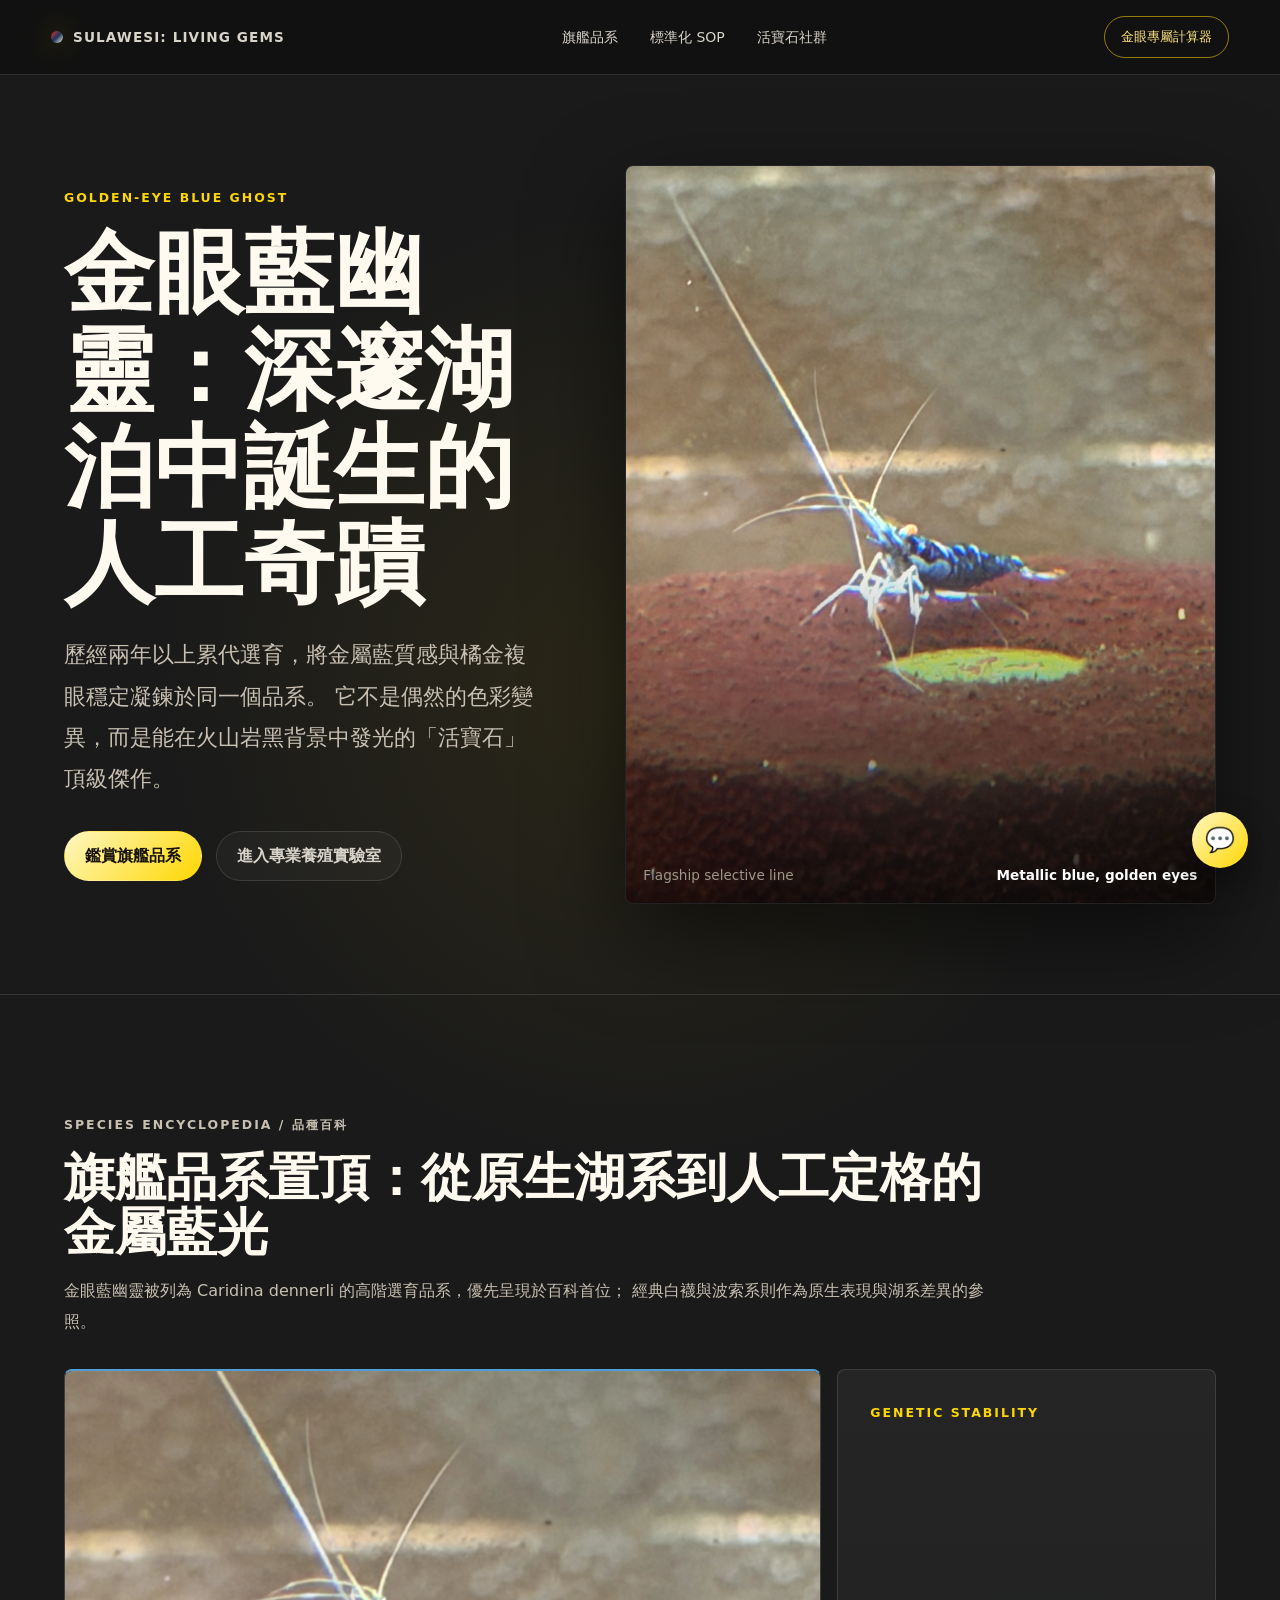
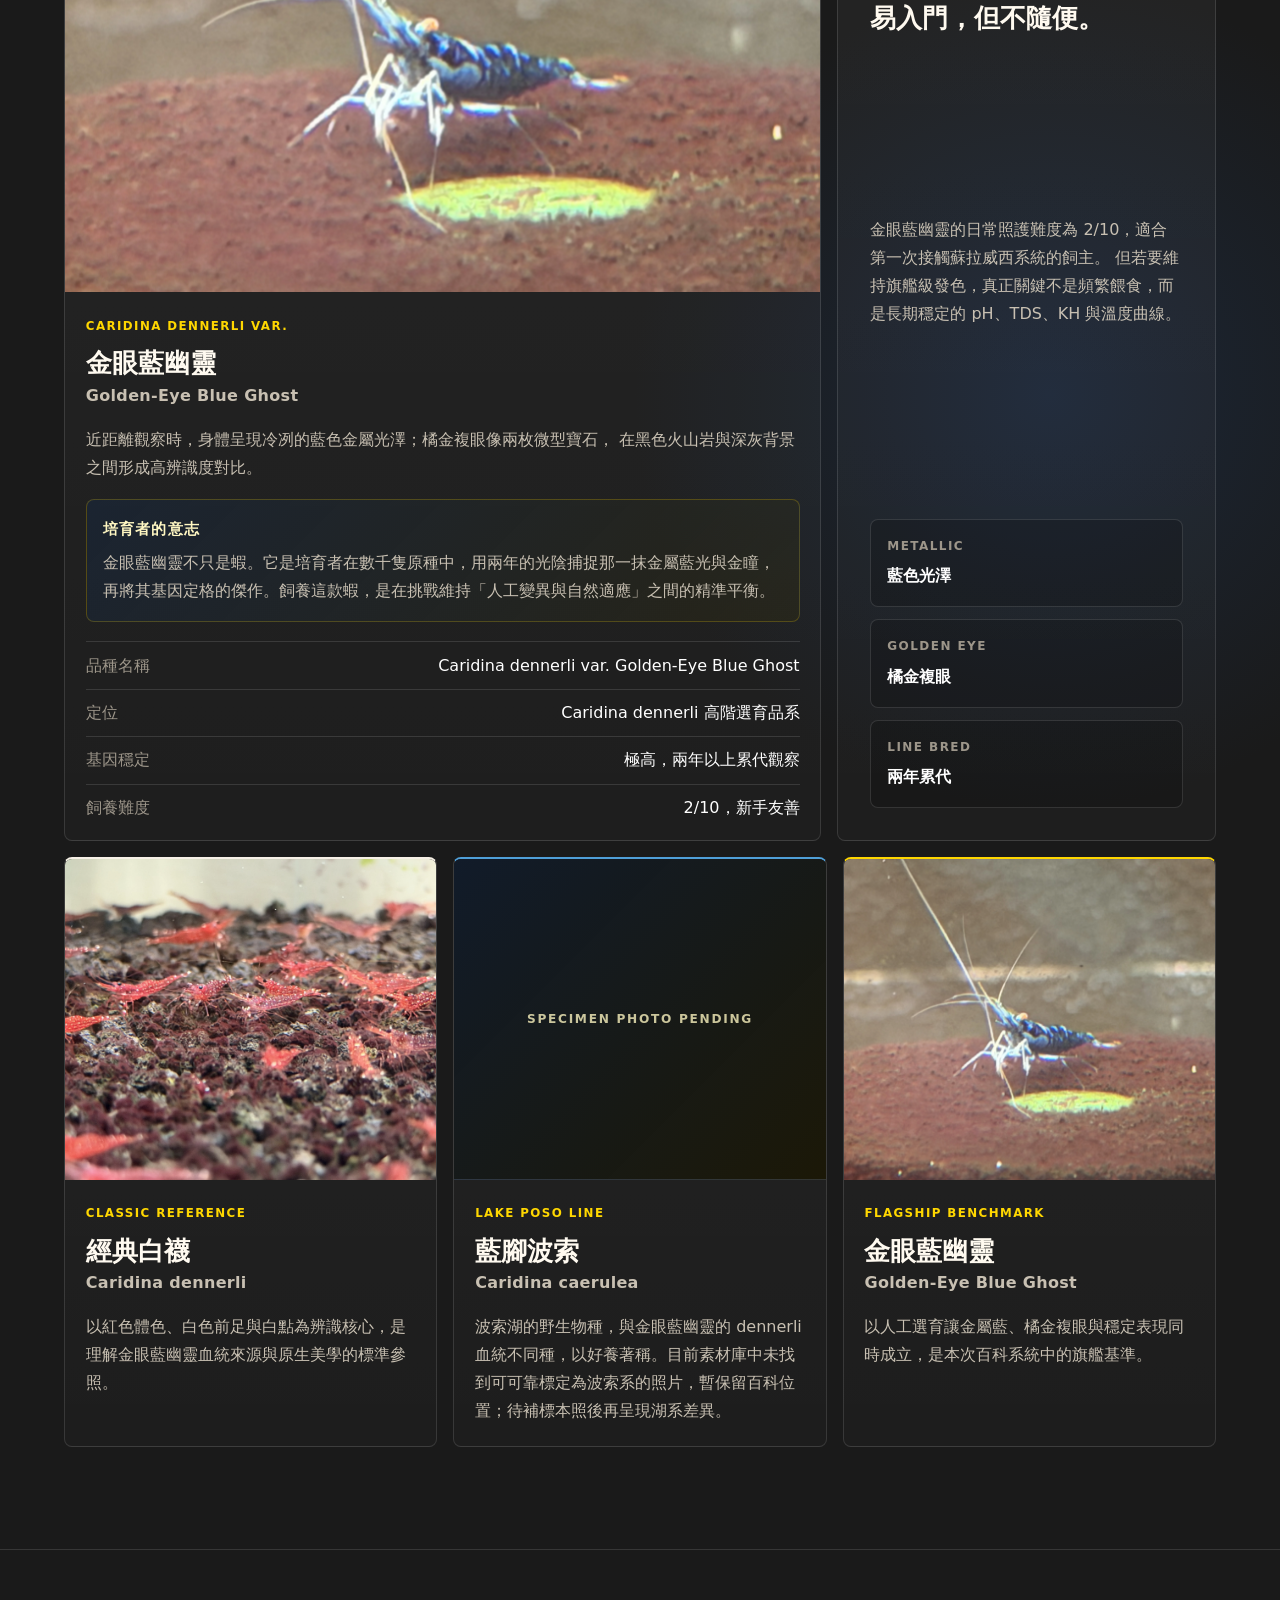
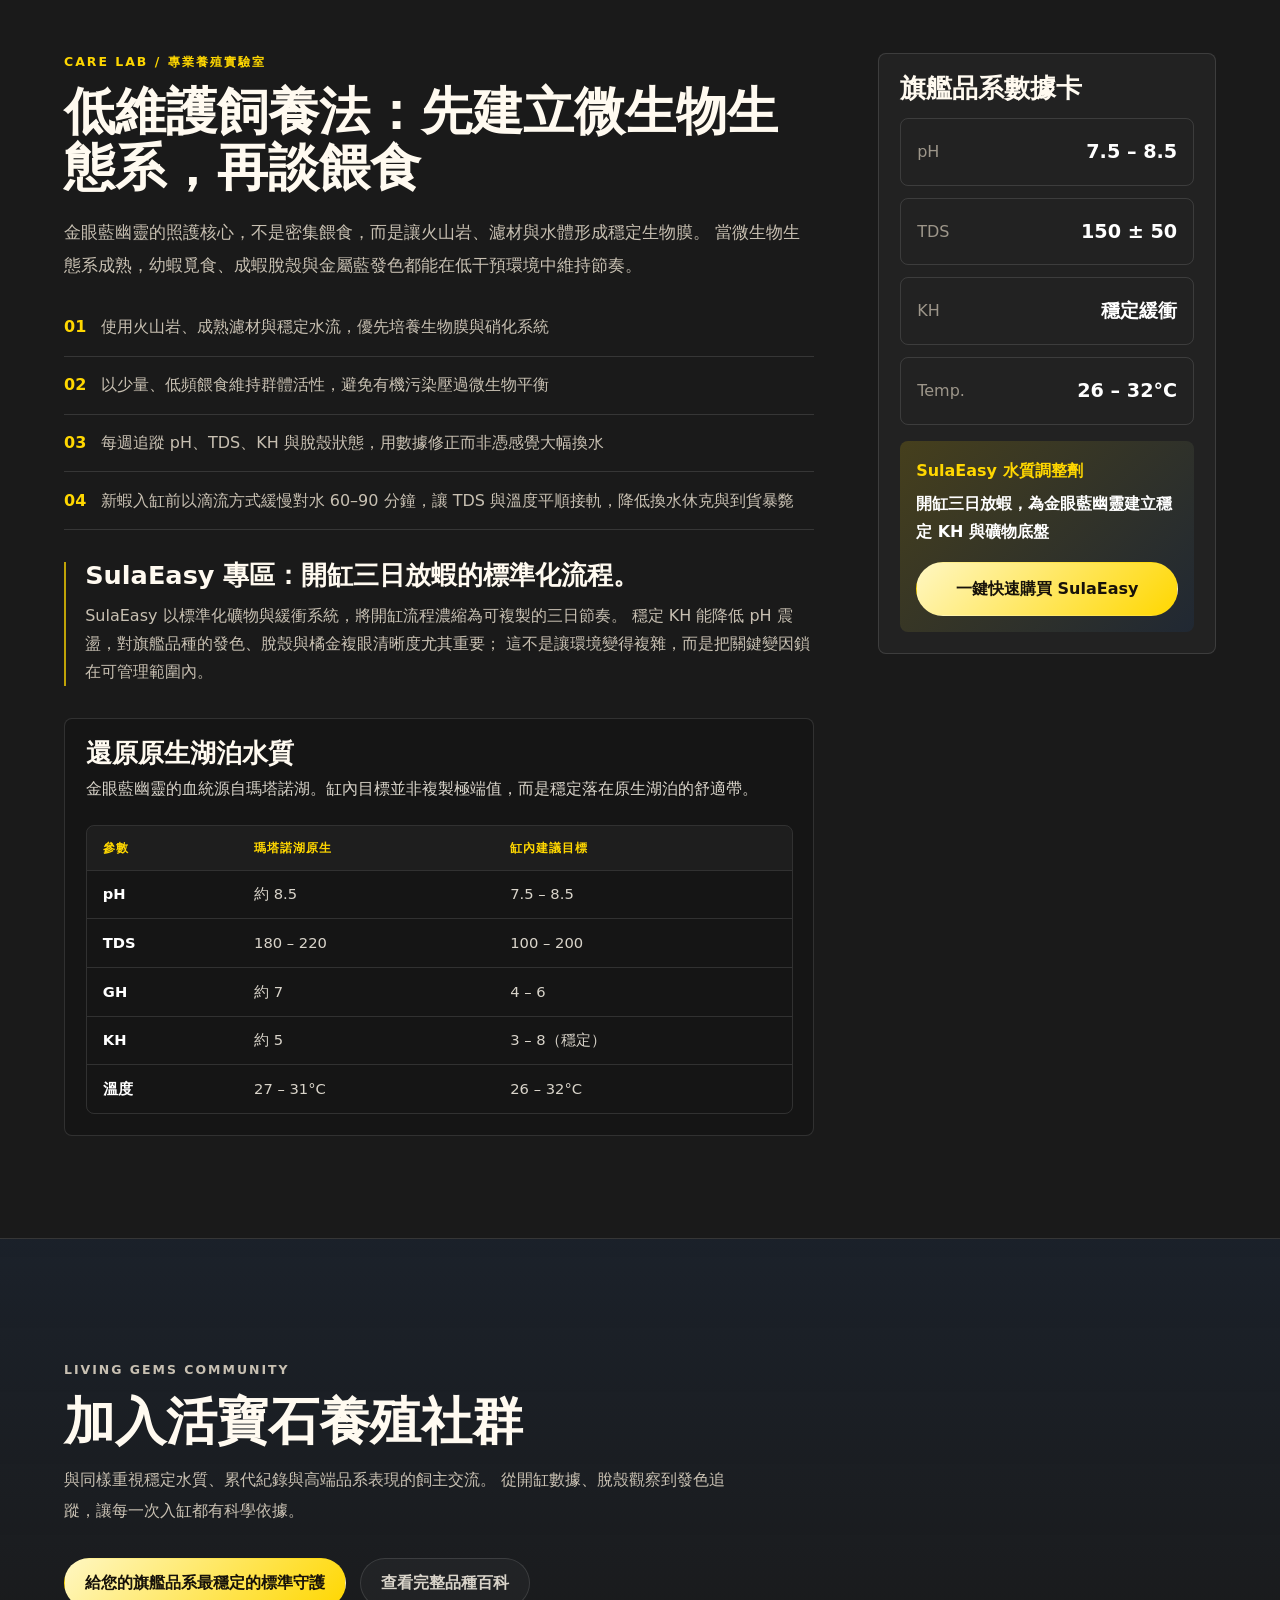
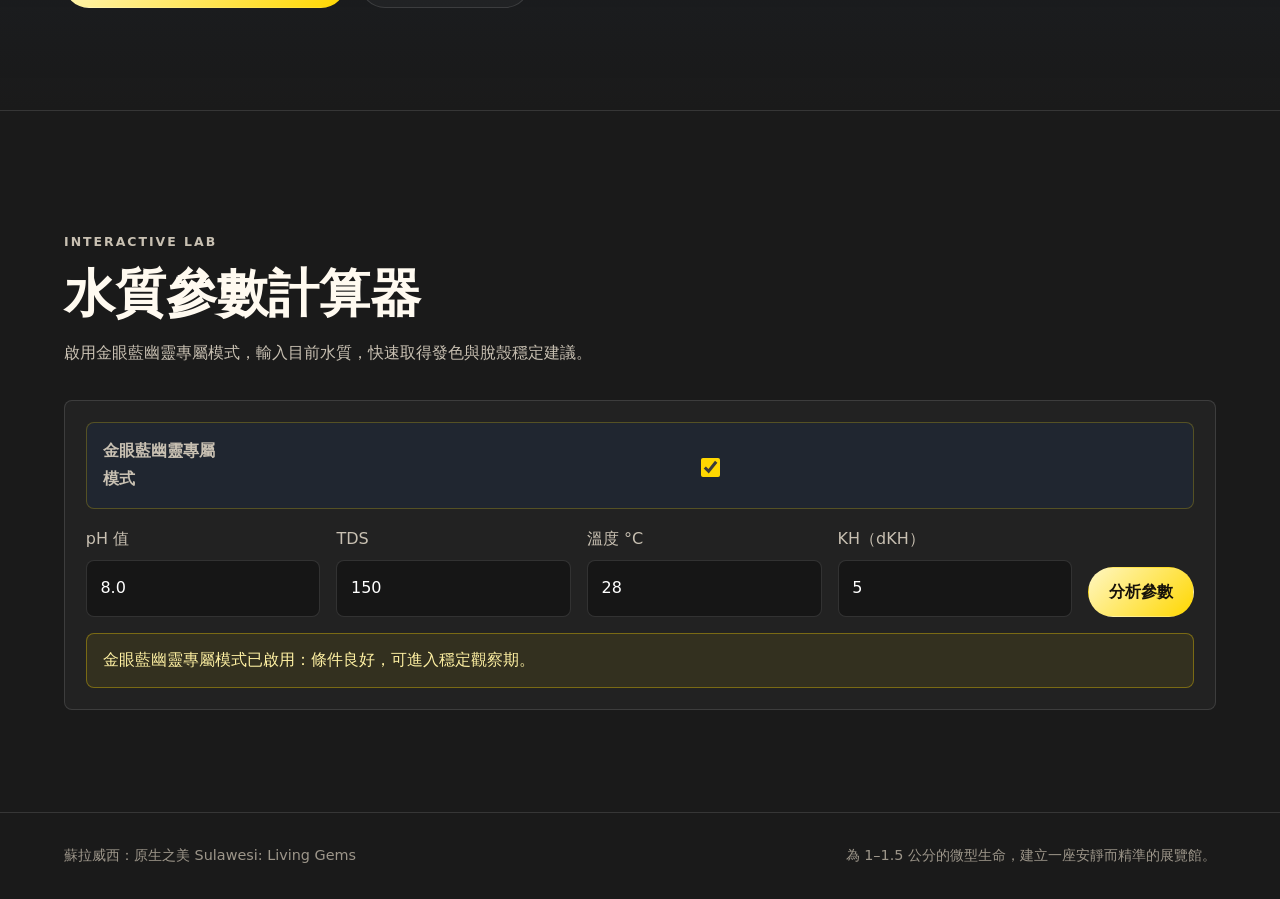
<file: index.html>
<!doctype html>
<html lang="zh-Hant">
  <head>
    <meta charset="UTF-8" />
    <meta name="viewport" content="width=device-width, initial-scale=1.0" />
    <title>金眼藍幽靈 | 蘇拉威西：原生之美</title>
    <meta
      name="description"
      content="金眼藍幽靈 Golden-Eye Blue Ghost 旗艦品系介紹，結合金屬藍質感、橘金複眼與兩年以上累代選育穩定繁殖。"
    />
    <link rel="icon" href="data:image/svg+xml,<svg xmlns='http://www.w3.org/2000/svg' viewBox='0 0 32 32'><circle cx='16' cy='16' r='13' fill='%231d3557' stroke='%23ffd700' stroke-width='2'/><circle cx='16' cy='16' r='5' fill='%234f9fd8'/></svg>" />
    <meta property="og:title" content="金眼藍幽靈 | 蘇拉威西：原生之美" />
    <meta property="og:description" content="Golden-Eye Blue Ghost 旗艦品系：金屬藍質感、橘金複眼與兩年以上累代選育。" />
    <meta property="og:type" content="website" />
    <meta property="og:image" content="assets/media/IMG_6389.webp" />
    <link rel="stylesheet" href="assets/css/styles.css?v=flagship-3" />
  </head>
  <body>
    <header class="site-header">
      <div class="header-main">
        <a class="brand-mark" href="index.html" aria-label="返回首頁">
          <span class="brand-dot"></span>
          <span>Sulawesi: Living Gems</span>
        </a>
        <button class="mobile-menu-toggle" type="button" aria-expanded="false" aria-controls="mobile-nav" data-mobile-menu-toggle>
          <span></span>
          <span></span>
          <span></span>
          <span class="sr-only">開啟導覽選單</span>
        </button>
      </div>
      <nav class="desktop-nav" aria-label="桌機版主選單">
        <a class="nav-link" href="#species">旗艦品系</a>
        <a class="nav-link" href="#care">標準化 SOP</a>
        <a class="nav-link" href="#community">活寶石社群</a>
      </nav>
      <a class="header-cta desktop-cta" href="#calculator">金眼專屬計算器</a>
      <nav class="mobile-nav" id="mobile-nav" aria-label="手機版主選單" data-mobile-menu hidden>
        <a href="#species">旗艦品系</a>
        <a href="#care">標準化 SOP</a>
        <a href="#community">活寶石社群</a>
        <a class="mobile-menu-cta" href="#calculator">金眼專屬計算器</a>
      </nav>
    </header>

    <main>
      <section class="hero-section">
        <div class="hero-copy">
          <p class="eyebrow">Golden-Eye Blue Ghost</p>
          <h1>金眼藍幽靈：深邃湖泊中誕生的人工奇蹟</h1>
          <p class="hero-subtitle">
            歷經兩年以上累代選育，將金屬藍質感與橘金複眼穩定凝鍊於同一個品系。
            它不是偶然的色彩變異，而是能在火山岩黑背景中發光的「活寶石」頂級傑作。
          </p>
          <div class="hero-actions">
            <a class="primary-button" href="#species">鑑賞旗艦品系</a>
            <a class="secondary-button" href="#care">進入專業養殖實驗室</a>
          </div>
        </div>

        <div class="hero-media" aria-label="金眼藍幽靈在黑色火山石上展現藍色光澤的微距影像">
          <video autoplay muted loop playsinline poster="assets/media/IMG_6389.webp" data-clip-loop="5.5">
            <source src="assets/media/IMG_6390.mp4" type="video/mp4" />
            您的瀏覽器不支援影片播放。
          </video>
          <div class="media-caption">
            <span>Flagship selective line</span>
            <strong>Metallic blue, golden eyes</strong>
          </div>
        </div>
      </section>

      <section class="section-band" id="species">
        <div class="section-heading">
          <p class="eyebrow">Species Encyclopedia / 品種百科</p>
          <h2>旗艦品系置頂：從原生湖系到人工定格的金屬藍光</h2>
          <p>
            金眼藍幽靈被列為 Caridina dennerli 的高階選育品系，優先呈現於百科首位；
            經典白襪與波索系則作為原生表現與湖系差異的參照。
          </p>
        </div>

        <div class="flagship-layout">
          <article class="flagship-card blue-line">
            <img src="assets/media/IMG_6389.webp" alt="金眼藍幽靈單體呈現金屬藍體色與橘金複眼" />
            <div class="species-content">
              <span class="tag">Caridina dennerli var.</span>
              <h3>金眼藍幽靈</h3>
              <p class="scientific-name">Golden-Eye Blue Ghost</p>
              <p>
                近距離觀察時，身體呈現冷冽的藍色金屬光澤；橘金複眼像兩枚微型寶石，
                在黑色火山岩與深灰背景之間形成高辨識度對比。
              </p>
              <div class="breeder-will">
                <h4>培育者的意志</h4>
                <p>
                  金眼藍幽靈不只是蝦。它是培育者在數千隻原種中，用兩年的光陰捕捉那一抹金屬藍光與金瞳，
                  再將其基因定格的傑作。飼養這款蝦，是在挑戰維持「人工變異與自然適應」之間的精準平衡。
                </p>
              </div>
              <dl>
                <div><dt>品種名稱</dt><dd>Caridina dennerli var. Golden-Eye Blue Ghost</dd></div>
                <div><dt>定位</dt><dd>Caridina dennerli 高階選育品系</dd></div>
                <div><dt>基因穩定</dt><dd>極高，兩年以上累代觀察</dd></div>
                <div><dt>飼養難度</dt><dd>2/10，新手友善</dd></div>
              </dl>
            </div>
          </article>

          <aside class="product-proof">
            <p class="eyebrow">Genetic Stability</p>
            <h3>易入門，但不隨便。</h3>
            <p>
              金眼藍幽靈的日常照護難度為 2/10，適合第一次接觸蘇拉威西系統的飼主。
              但若要維持旗艦級發色，真正關鍵不是頻繁餵食，而是長期穩定的 pH、TDS、KH 與溫度曲線。
            </p>
            <div class="proof-grid">
              <div><span>Metallic</span><strong>藍色光澤</strong></div>
              <div><span>Golden Eye</span><strong>橘金複眼</strong></div>
              <div><span>Line Bred</span><strong>兩年累代</strong></div>
            </div>
          </aside>
        </div>

        <div class="species-grid comparison-grid" aria-label="蘇拉威西品種對照">
          <article class="species-card white-line">
            <img src="assets/media/IMG_6381.webp" alt="經典白襪蝦呈現紅色體色與白色斑點" />
            <div class="species-content">
              <span class="tag">Classic Reference</span>
              <h3>經典白襪</h3>
              <p class="scientific-name">Caridina dennerli</p>
              <p>以紅色體色、白色前足與白點為辨識核心，是理解金眼藍幽靈血統來源與原生美學的標準參照。</p>
            </div>
          </article>
          <article class="species-card blue-line">
            <div class="specimen-placeholder" role="img" aria-label="波索系標本照片待補">
              <span>Specimen photo pending</span>
            </div>
            <div class="species-content">
              <span class="tag">Lake Poso Line</span>
              <h3>藍腳波索</h3>
              <p class="scientific-name">Caridina caerulea</p>
              <p>波索湖的野生物種，與金眼藍幽靈的 dennerli 血統不同種，以好養著稱。目前素材庫中未找到可可靠標定為波索系的照片，暫保留百科位置；待補標本照後再呈現湖系差異。</p>
            </div>
          </article>
          <article class="species-card gold-line">
            <img src="assets/media/IMG_6389.webp" alt="金眼藍幽靈的金色複眼與藍色體色細節" />
            <div class="species-content">
              <span class="tag">Flagship Benchmark</span>
              <h3>金眼藍幽靈</h3>
              <p class="scientific-name">Golden-Eye Blue Ghost</p>
              <p>以人工選育讓金屬藍、橘金複眼與穩定表現同時成立，是本次百科系統中的旗艦基準。</p>
            </div>
          </article>
        </div>
      </section>

      <section class="section-band care-layout" id="care">
        <div>
          <p class="eyebrow">Care Lab / 專業養殖實驗室</p>
          <h2>低維護飼養法：先建立微生物生態系，再談餵食</h2>
          <p class="lead">
            金眼藍幽靈的照護核心，不是密集餵食，而是讓火山岩、濾材與水體形成穩定生物膜。
            當微生物生態系成熟，幼蝦覓食、成蝦脫殼與金屬藍發色都能在低干預環境中維持節奏。
          </p>
          <div class="sop-list">
            <div><span>01</span>使用火山岩、成熟濾材與穩定水流，優先培養生物膜與硝化系統</div>
            <div><span>02</span>以少量、低頻餵食維持群體活性，避免有機污染壓過微生物平衡</div>
            <div><span>03</span>每週追蹤 pH、TDS、KH 與脫殼狀態，用數據修正而非憑感覺大幅換水</div>
            <div><span>04</span>新蝦入缸前以滴流方式緩慢對水 60–90 分鐘，讓 TDS 與溫度平順接軌，降低換水休克與到貨暴斃</div>
          </div>
          <div class="science-note">
            <h3>SulaEasy 專區：開缸三日放蝦的標準化流程。</h3>
            <p>
              SulaEasy 以標準化礦物與緩衝系統，將開缸流程濃縮為可複製的三日節奏。
              穩定 KH 能降低 pH 震盪，對旗艦品種的發色、脫殼與橘金複眼清晰度尤其重要；
              這不是讓環境變得複雜，而是把關鍵變因鎖在可管理範圍內。
            </p>
          </div>

          <div class="water-origin">
            <h3>還原原生湖泊水質</h3>
            <p>金眼藍幽靈的血統源自瑪塔諾湖。缸內目標並非複製極端值，而是穩定落在原生湖泊的舒適帶。</p>
            <div class="table-wrap">
              <table class="origin-table">
                <thead>
                  <tr>
                    <th scope="col">參數</th>
                    <th scope="col">瑪塔諾湖原生</th>
                    <th scope="col">缸內建議目標</th>
                  </tr>
                </thead>
                <tbody>
                  <tr><th scope="row">pH</th><td>約 8.5</td><td>7.5 – 8.5</td></tr>
                  <tr><th scope="row">TDS</th><td>180 – 220</td><td>100 – 200</td></tr>
                  <tr><th scope="row">GH</th><td>約 7</td><td>4 – 6</td></tr>
                  <tr><th scope="row">KH</th><td>約 5</td><td>3 – 8（穩定）</td></tr>
                  <tr><th scope="row">溫度</th><td>27 – 31°C</td><td>26 – 32°C</td></tr>
                </tbody>
              </table>
            </div>
          </div>
        </div>

        <aside class="lab-panel">
          <h3>旗艦品系數據卡</h3>
          <div class="metric-grid">
            <div><span>pH</span><strong>7.5 – 8.5</strong></div>
            <div><span>TDS</span><strong>150 ± 50</strong></div>
            <div><span>KH</span><strong>穩定緩衝</strong></div>
            <div><span>Temp.</span><strong>26 – 32°C</strong></div>
          </div>
          <div class="product-callout" id="sulaeasy">
            <p>SulaEasy 水質調整劑</p>
            <strong>開缸三日放蝦，為金眼藍幽靈建立穩定 KH 與礦物底盤</strong>
            <!-- TODO: 將 href 替換為實際商店 / 結帳頁 URL -->
            <a class="primary-button full" href="#sulaeasy" aria-label="快速購買 SulaEasy 水質調整劑">一鍵快速購買 SulaEasy</a>
          </div>
        </aside>
      </section>

      <section class="section-band community-section" id="community">
        <div class="section-heading compact">
          <p class="eyebrow">Living Gems Community</p>
          <h2>加入活寶石養殖社群</h2>
          <p>
            與同樣重視穩定水質、累代紀錄與高端品系表現的飼主交流。
            從開缸數據、脫殼觀察到發色追蹤，讓每一次入缸都有科學依據。
          </p>
        </div>
        <div class="community-actions">
          <a class="primary-button" href="#sulaeasy">給您的旗艦品系最穩定的標準守護</a>
          <a class="secondary-button" href="species.html">查看完整品種百科</a>
        </div>
      </section>

      <section class="section-band calculator-section" id="calculator">
        <div class="section-heading compact">
          <p class="eyebrow">Interactive Lab</p>
          <h2>水質參數計算器</h2>
          <p>啟用金眼藍幽靈專屬模式，輸入目前水質，快速取得發色與脫殼穩定建議。</p>
        </div>

        <form class="calculator" data-water-calculator>
          <label class="mode-toggle">
            <span>金眼藍幽靈專屬模式</span>
            <input type="checkbox" name="blueGhostMode" checked />
          </label>
          <label>
            pH 值
            <input type="number" name="ph" min="0" max="14" step="0.1" value="8.0" />
          </label>
          <label>
            TDS
            <input type="number" name="tds" min="0" step="1" value="150" />
          </label>
          <label>
            溫度 °C
            <input type="number" name="temp" min="0" step="0.1" value="28" />
          </label>
          <label>
            KH（dKH）
            <input type="number" name="kh" min="0" step="0.5" value="5" />
          </label>
          <button class="primary-button" type="submit">分析參數</button>
          <output class="result-box" data-result>金眼藍幽靈專屬模式已啟用：條件良好，可進入穩定觀察期。</output>
          <div class="param-gauges" data-gauges hidden></div>
        </form>
      </section>
    </main>

    <footer class="site-footer">
      <p>蘇拉威西：原生之美 Sulawesi: Living Gems</p>
      <p>為 1–1.5 公分的微型生命，建立一座安靜而精準的展覽館。</p>
    </footer>

    <script src="assets/js/app.js?v=flagship-2"></script>
    <script src="assets/js/chatbot.js?v=chatbot-2"></script>
  </body>
</html>
</file>
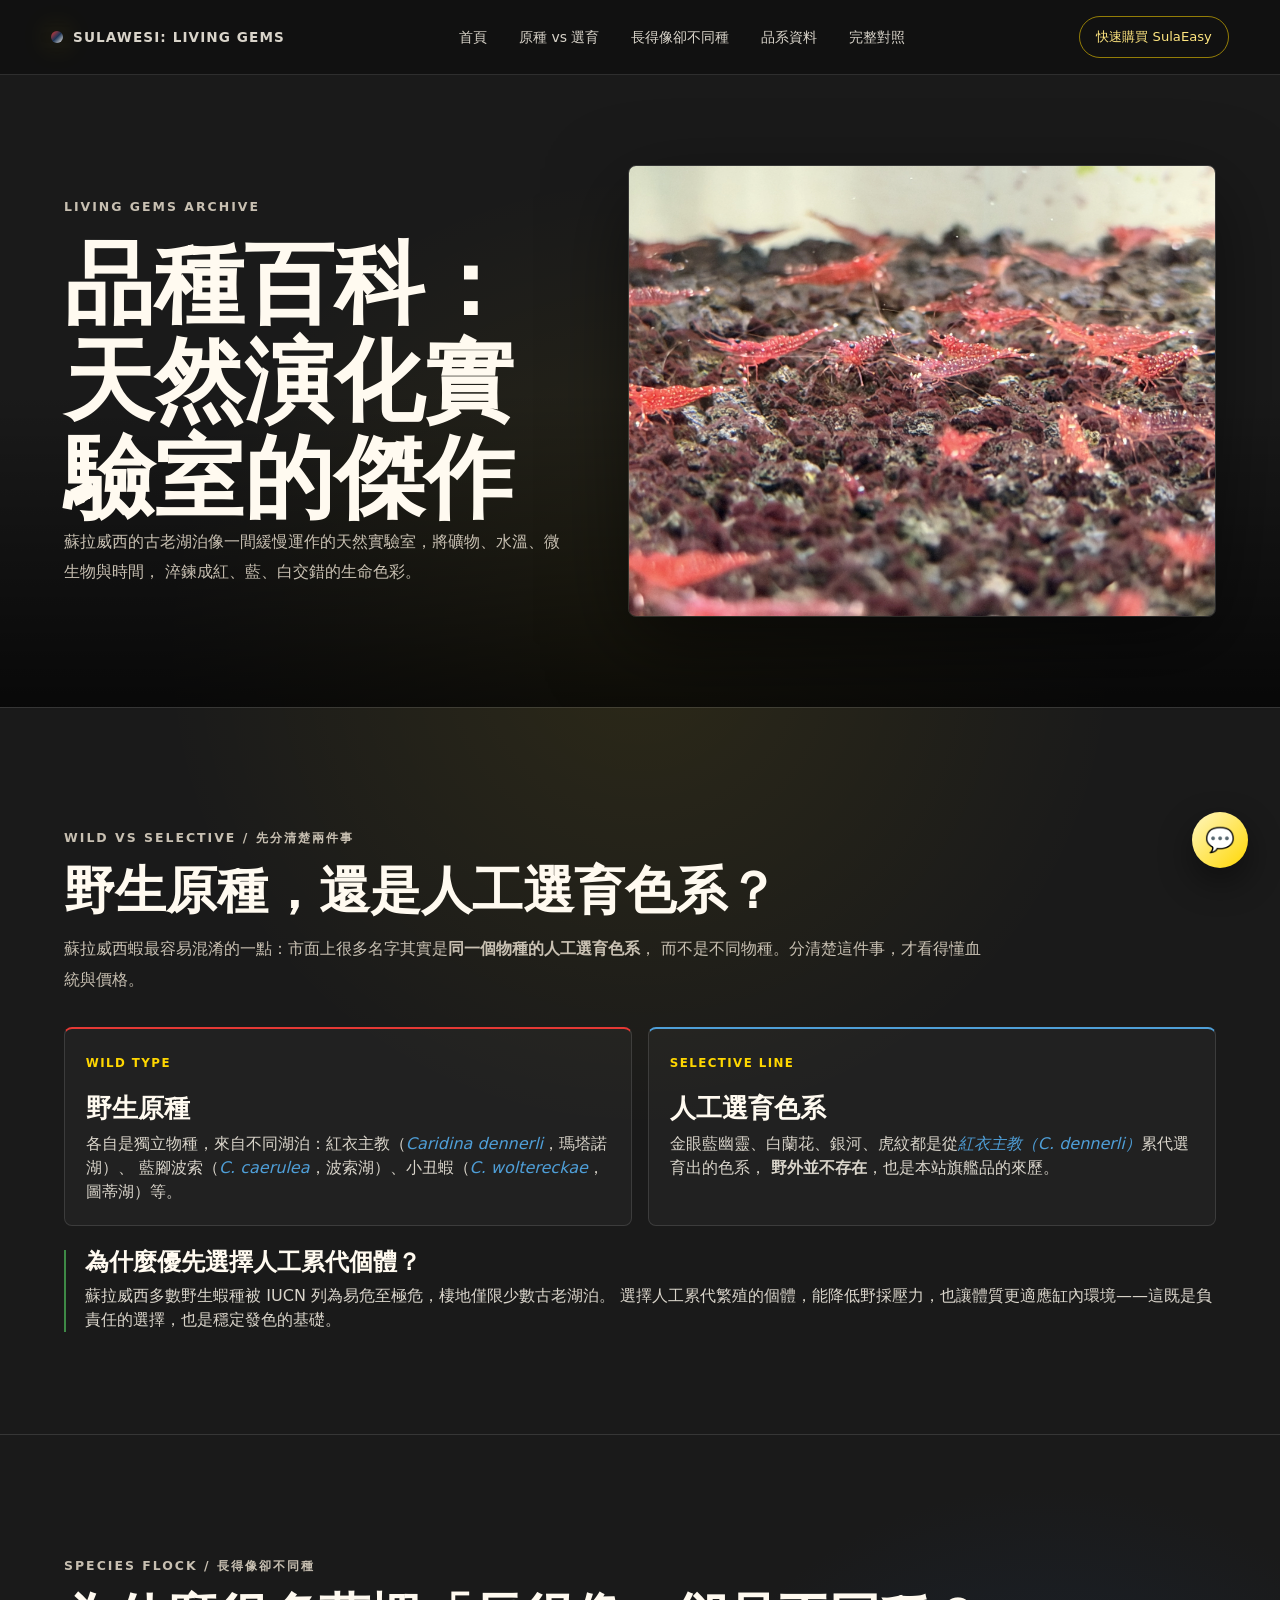
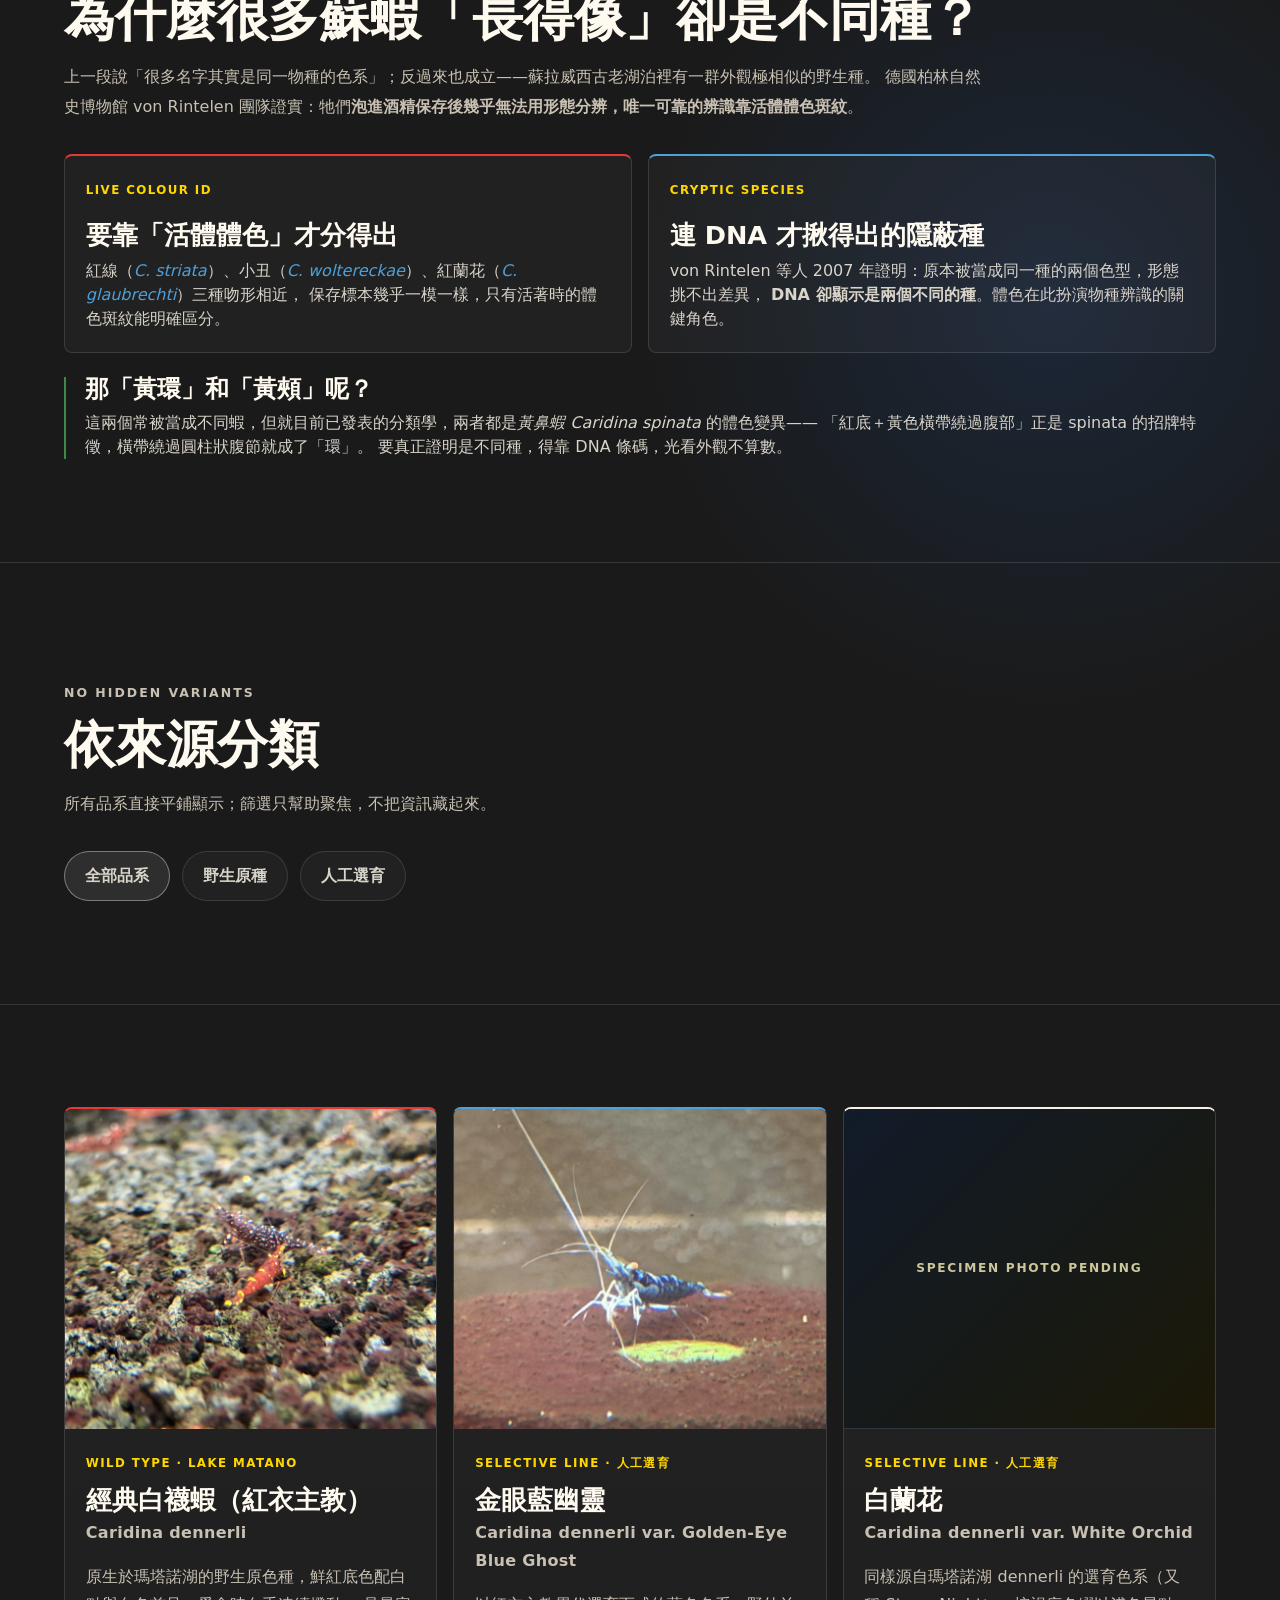
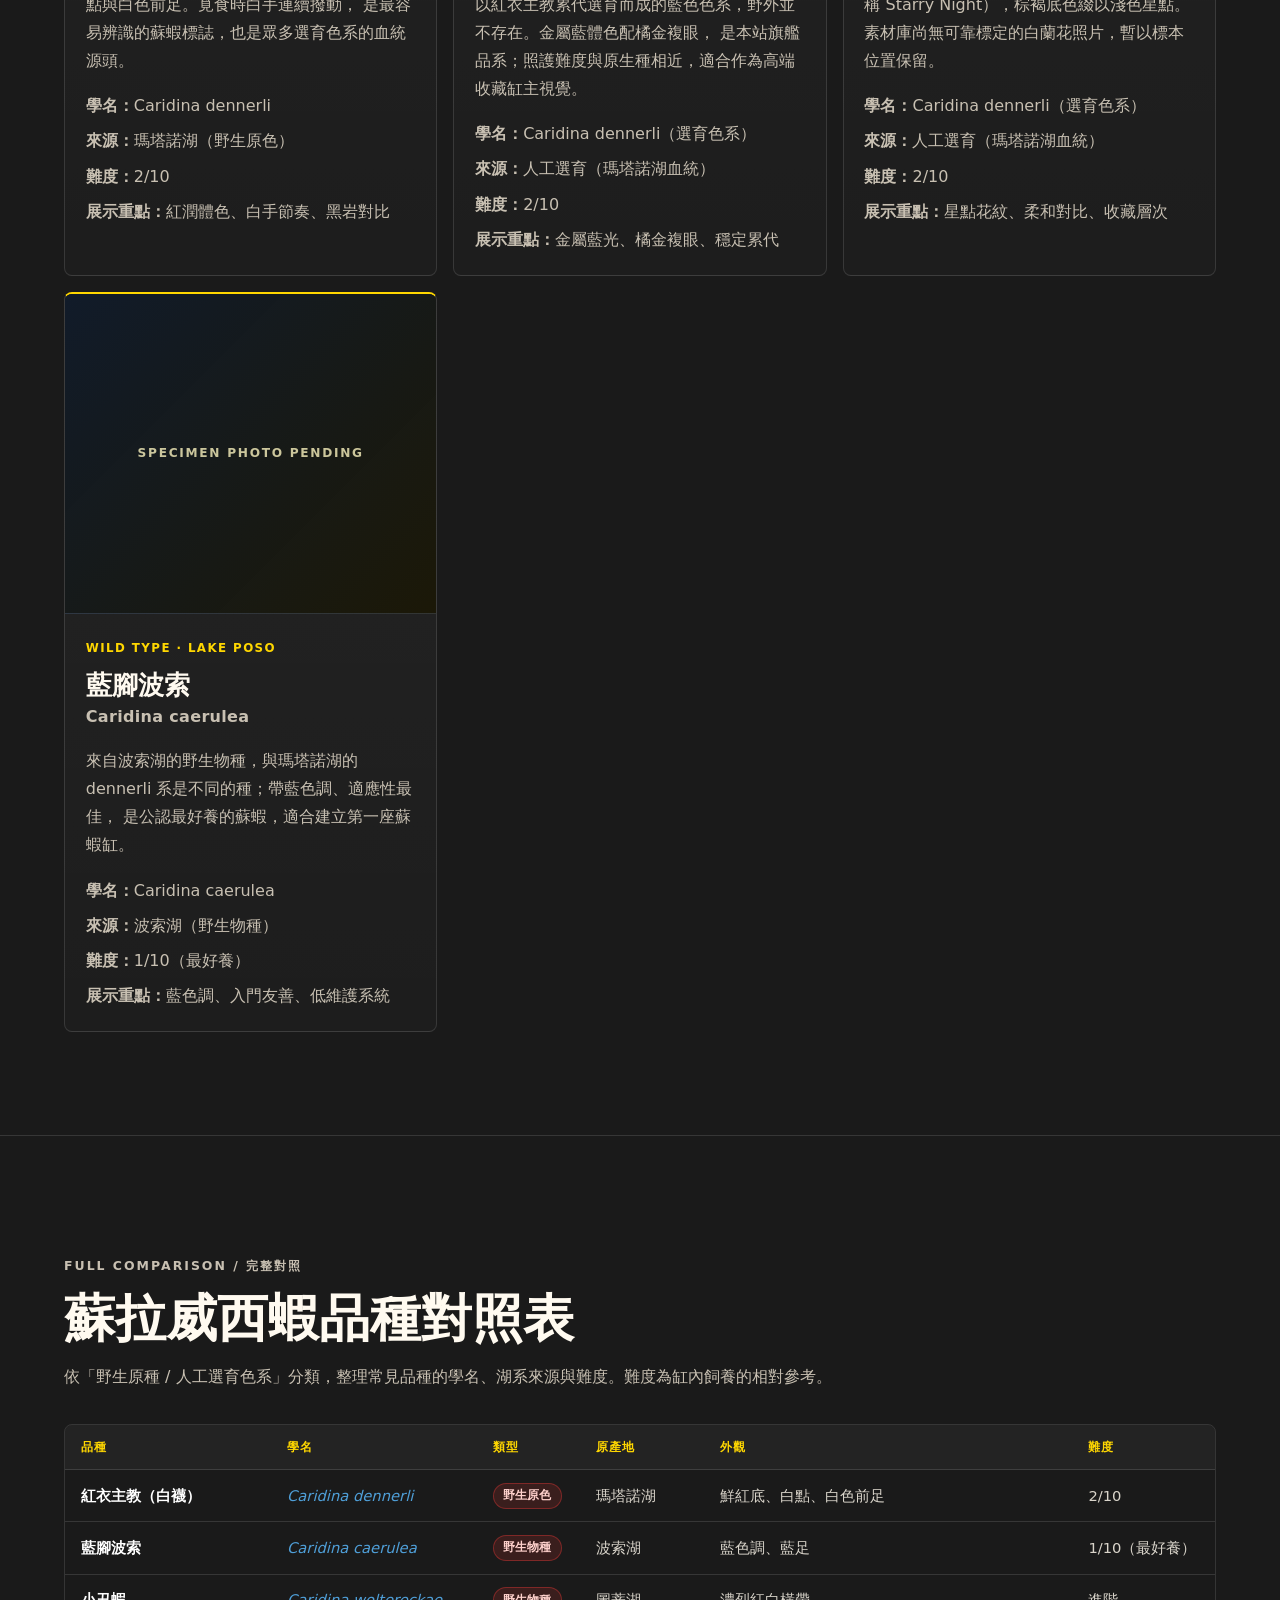
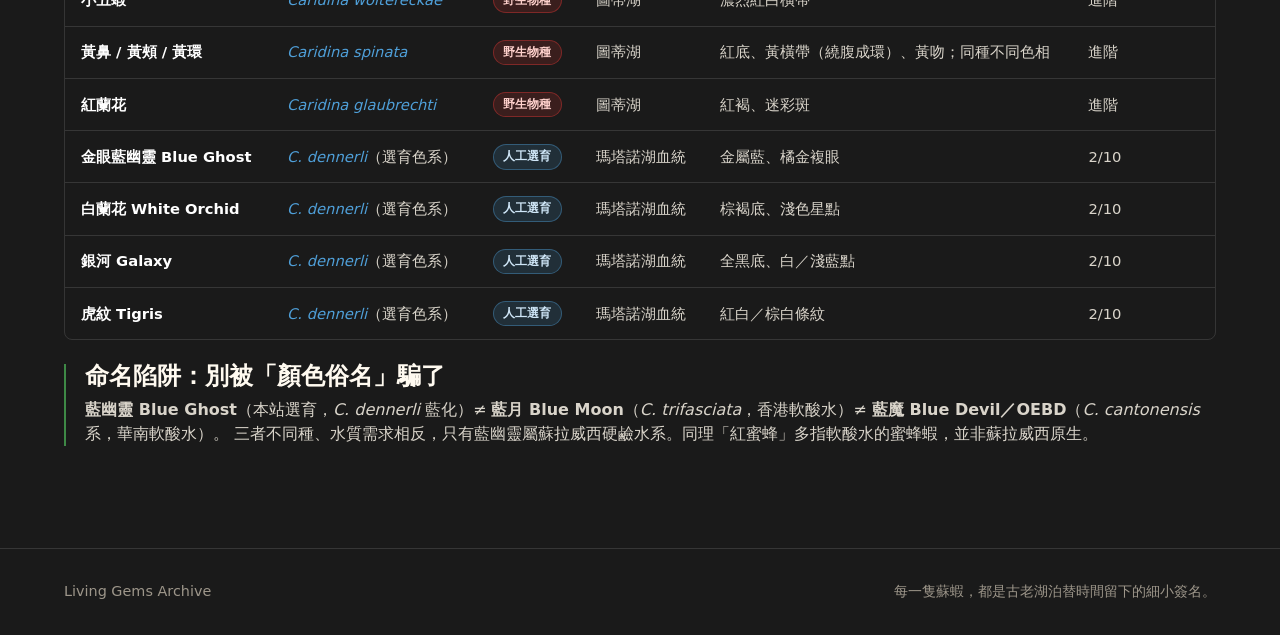
<file: species.html>
<!doctype html>
<html lang="zh-Hant">
  <head>
    <meta charset="UTF-8" />
    <meta name="viewport" content="width=device-width, initial-scale=1.0" />
    <title>品種百科 | 蘇拉威西：原生之美</title>
    <meta
      name="description"
      content="蘇拉威西蝦品種百科：野生原種（紅衣主教、藍腳波索、小丑蝦）與人工選育色系（金眼藍幽靈、白蘭花）的學名、湖系來源與養殖難度完整對照。"
    />
    <link rel="icon" href="data:image/svg+xml,<svg xmlns='http://www.w3.org/2000/svg' viewBox='0 0 32 32'><circle cx='16' cy='16' r='13' fill='%231d3557' stroke='%23ffd700' stroke-width='2'/><circle cx='16' cy='16' r='5' fill='%234f9fd8'/></svg>" />
    <meta property="og:title" content="品種百科 | 蘇拉威西：原生之美" />
    <meta property="og:description" content="野生原種 vs 人工選育色系的完整對照與湖系來源。" />
    <meta property="og:type" content="website" />
    <meta property="og:image" content="assets/media/IMG_6381.webp" />
    <link rel="stylesheet" href="assets/css/styles.css?v=flagship-3" />
  </head>
  <body>
    <header class="site-header">
      <div class="header-main">
        <a class="brand-mark" href="index.html">
          <span class="brand-dot"></span>
          <span>Sulawesi: Living Gems</span>
        </a>
        <button class="mobile-menu-toggle" type="button" aria-expanded="false" aria-controls="mobile-nav" data-mobile-menu-toggle>
          <span></span>
          <span></span>
          <span></span>
          <span class="sr-only">開啟導覽選單</span>
        </button>
      </div>
      <nav class="desktop-nav" aria-label="桌機版主選單">
        <a class="nav-link" href="index.html">首頁</a>
        <a class="nav-link" href="#basics">原種 vs 選育</a>
        <a class="nav-link" href="#lookalike">長得像卻不同種</a>
        <a class="nav-link" href="#variants">品系資料</a>
        <a class="nav-link" href="#compare">完整對照</a>
      </nav>
      <a class="header-cta desktop-cta" href="index.html#sulaeasy">快速購買 SulaEasy</a>
      <nav class="mobile-nav" id="mobile-nav" aria-label="手機版主選單" data-mobile-menu hidden>
        <a href="index.html">首頁</a>
        <a href="#basics">原種 vs 選育</a>
        <a href="#lookalike">長得像卻不同種</a>
        <a href="#variants">品系資料</a>
        <a href="#compare">完整對照</a>
        <a class="mobile-menu-cta" href="index.html#sulaeasy">快速購買 SulaEasy</a>
      </nav>
    </header>

    <main>
      <section class="encyclopedia-hero">
        <div>
          <p class="eyebrow">Living Gems Archive</p>
          <h1>品種百科：天然演化實驗室的傑作</h1>
          <p>
            蘇拉威西的古老湖泊像一間緩慢運作的天然實驗室，將礦物、水溫、微生物與時間，
            淬鍊成紅、藍、白交錯的生命色彩。
          </p>
        </div>
        <img src="assets/media/IMG_6381.webp" alt="蘇拉威西蝦在黑色火山岩上的微距影像" />
      </section>

      <section class="section-band" id="basics">
        <div class="section-heading">
          <p class="eyebrow">Wild vs Selective / 先分清楚兩件事</p>
          <h2>野生原種，還是人工選育色系？</h2>
          <p>
            蘇拉威西蝦最容易混淆的一點：市面上很多名字其實是<strong>同一個物種的人工選育色系</strong>，
            而不是不同物種。分清楚這件事，才看得懂血統與價格。
          </p>
        </div>
        <div class="concept-grid">
          <div class="concept-card wild">
            <span class="tag">Wild Type</span>
            <h3>野生原種</h3>
            <p>
              各自是獨立物種，來自不同湖泊：紅衣主教（<em>Caridina dennerli</em>，瑪塔諾湖）、
              藍腳波索（<em>C. caerulea</em>，波索湖）、小丑蝦（<em>C. woltereckae</em>，圖蒂湖）等。
            </p>
          </div>
          <div class="concept-card selective">
            <span class="tag">Selective Line</span>
            <h3>人工選育色系</h3>
            <p>
              金眼藍幽靈、白蘭花、銀河、虎紋都是從<em>紅衣主教（C. dennerli）</em>累代選育出的色系，
              <strong>野外並不存在</strong>，也是本站旗艦品的來歷。
            </p>
          </div>
        </div>
        <div class="eco-note">
          <h3>為什麼優先選擇人工累代個體？</h3>
          <p>
            蘇拉威西多數野生蝦種被 IUCN 列為易危至極危，棲地僅限少數古老湖泊。
            選擇人工累代繁殖的個體，能降低野採壓力，也讓體質更適應缸內環境——這既是負責任的選擇，也是穩定發色的基礎。
          </p>
        </div>
      </section>

      <section class="section-band" id="lookalike">
        <div class="section-heading">
          <p class="eyebrow">Species Flock / 長得像卻不同種</p>
          <h2>為什麼很多蘇蝦「長得像」卻是不同種？</h2>
          <p>
            上一段說「很多名字其實是同一物種的色系」；反過來也成立——蘇拉威西古老湖泊裡有一群外觀極相似的野生種。
            德國柏林自然史博物館 von Rintelen 團隊證實：牠們<strong>泡進酒精保存後幾乎無法用形態分辨，唯一可靠的辨識靠活體體色斑紋</strong>。
          </p>
        </div>
        <div class="concept-grid">
          <div class="concept-card wild">
            <span class="tag">Live Colour ID</span>
            <h3>要靠「活體體色」才分得出</h3>
            <p>
              紅線（<em>C. striata</em>）、小丑（<em>C. woltereckae</em>）、紅蘭花（<em>C. glaubrechti</em>）三種吻形相近，
              保存標本幾乎一模一樣，只有活著時的體色斑紋能明確區分。
            </p>
          </div>
          <div class="concept-card selective">
            <span class="tag">Cryptic Species</span>
            <h3>連 DNA 才揪得出的隱蔽種</h3>
            <p>
              von Rintelen 等人 2007 年證明：原本被當成同一種的兩個色型，形態挑不出差異，
              <strong>DNA 卻顯示是兩個不同的種</strong>。體色在此扮演物種辨識的關鍵角色。
            </p>
          </div>
        </div>
        <div class="eco-note">
          <h3>那「黃環」和「黃頰」呢？</h3>
          <p>
            這兩個常被當成不同蝦，但就目前已發表的分類學，兩者都是<em>黃鼻蝦 Caridina spinata</em> 的體色變異——
            「紅底＋黃色橫帶繞過腹部」正是 spinata 的招牌特徵，橫帶繞過圓柱狀腹節就成了「環」。
            要真正證明是不同種，得靠 DNA 條碼，光看外觀不算數。
          </p>
        </div>
      </section>

      <section class="section-band" id="filter">
        <div class="section-heading compact">
          <p class="eyebrow">No Hidden Variants</p>
          <h2>依來源分類</h2>
          <p>所有品系直接平鋪顯示；篩選只幫助聚焦，不把資訊藏起來。</p>
        </div>
        <div class="filter-bar" role="group" aria-label="依照來源類型篩選品種">
          <button class="filter-button is-active" type="button" data-filter="all">全部品系</button>
          <button class="filter-button" type="button" data-filter="wild">野生原種</button>
          <button class="filter-button" type="button" data-filter="selective">人工選育</button>
        </div>
      </section>

      <section class="section-band" id="variants">
        <div class="species-grid encyclopedia-grid">
          <article class="species-card red-line" data-species-card data-type="wild" data-difficulty="2">
            <img src="assets/media/IMG_6379.webp" alt="經典白襪蝦紅色體色與白手細節" />
            <div class="species-content">
              <span class="tag">Wild Type · Lake Matano</span>
              <h3>經典白襪蝦（紅衣主教）</h3>
              <p class="scientific-name">Caridina dennerli</p>
              <p>
                原生於瑪塔諾湖的野生原色種，鮮紅底色配白點與白色前足。覓食時白手連續撥動，
                是最容易辨識的蘇蝦標誌，也是眾多選育色系的血統源頭。
              </p>
              <ul class="fact-list">
                <li><strong>學名：</strong>Caridina dennerli</li>
                <li><strong>來源：</strong>瑪塔諾湖（野生原色）</li>
                <li><strong>難度：</strong>2/10</li>
                <li><strong>展示重點：</strong>紅潤體色、白手節奏、黑岩對比</li>
              </ul>
            </div>
          </article>

          <article class="species-card blue-line" data-species-card data-type="selective" data-difficulty="2">
            <img src="assets/media/IMG_6389.webp" alt="金眼藍幽靈呈現金屬藍體色與橘金複眼" />
            <div class="species-content">
              <span class="tag">Selective Line · 人工選育</span>
              <h3>金眼藍幽靈</h3>
              <p class="scientific-name">Caridina dennerli var. Golden-Eye Blue Ghost</p>
              <p>
                以紅衣主教累代選育而成的藍色色系，野外並不存在。金屬藍體色配橘金複眼，
                是本站旗艦品系；照護難度與原生種相近，適合作為高端收藏缸主視覺。
              </p>
              <ul class="fact-list">
                <li><strong>學名：</strong>Caridina dennerli（選育色系）</li>
                <li><strong>來源：</strong>人工選育（瑪塔諾湖血統）</li>
                <li><strong>難度：</strong>2/10</li>
                <li><strong>展示重點：</strong>金屬藍光、橘金複眼、穩定累代</li>
              </ul>
            </div>
          </article>

          <article class="species-card white-line" data-species-card data-type="selective" data-difficulty="2">
            <div class="specimen-placeholder" role="img" aria-label="白蘭花標本照片待補">
              <span>Specimen photo pending</span>
            </div>
            <div class="species-content">
              <span class="tag">Selective Line · 人工選育</span>
              <h3>白蘭花</h3>
              <p class="scientific-name">Caridina dennerli var. White Orchid</p>
              <p>
                同樣源自瑪塔諾湖 dennerli 的選育色系（又稱 Starry Night），棕褐底色綴以淺色星點。
                素材庫尚無可靠標定的白蘭花照片，暫以標本位置保留。
              </p>
              <ul class="fact-list">
                <li><strong>學名：</strong>Caridina dennerli（選育色系）</li>
                <li><strong>來源：</strong>人工選育（瑪塔諾湖血統）</li>
                <li><strong>難度：</strong>2/10</li>
                <li><strong>展示重點：</strong>星點花紋、柔和對比、收藏層次</li>
              </ul>
            </div>
          </article>

          <article class="species-card gold-line" data-species-card data-type="wild" data-difficulty="1">
            <div class="specimen-placeholder" role="img" aria-label="藍腳波索標本照片待補">
              <span>Specimen photo pending</span>
            </div>
            <div class="species-content">
              <span class="tag">Wild Type · Lake Poso</span>
              <h3>藍腳波索</h3>
              <p class="scientific-name">Caridina caerulea</p>
              <p>
                來自波索湖的野生物種，與瑪塔諾湖的 dennerli 系是不同的種；帶藍色調、適應性最佳，
                是公認最好養的蘇蝦，適合建立第一座蘇蝦缸。
              </p>
              <ul class="fact-list">
                <li><strong>學名：</strong>Caridina caerulea</li>
                <li><strong>來源：</strong>波索湖（野生物種）</li>
                <li><strong>難度：</strong>1/10（最好養）</li>
                <li><strong>展示重點：</strong>藍色調、入門友善、低維護系統</li>
              </ul>
            </div>
          </article>
        </div>
      </section>

      <section class="section-band" id="compare">
        <div class="section-heading">
          <p class="eyebrow">Full Comparison / 完整對照</p>
          <h2>蘇拉威西蝦品種對照表</h2>
          <p>依「野生原種 / 人工選育色系」分類，整理常見品種的學名、湖系來源與難度。難度為缸內飼養的相對參考。</p>
        </div>
        <div class="table-wrap">
          <table class="compare-table">
            <thead>
              <tr>
                <th scope="col">品種</th>
                <th scope="col">學名</th>
                <th scope="col">類型</th>
                <th scope="col">原產地</th>
                <th scope="col">外觀</th>
                <th scope="col">難度</th>
              </tr>
            </thead>
            <tbody>
              <tr>
                <th scope="row">紅衣主教（白襪）</th>
                <td><em>Caridina dennerli</em></td>
                <td><span class="type-pill wild">野生原色</span></td>
                <td>瑪塔諾湖</td>
                <td>鮮紅底、白點、白色前足</td>
                <td>2/10</td>
              </tr>
              <tr>
                <th scope="row">藍腳波索</th>
                <td><em>Caridina caerulea</em></td>
                <td><span class="type-pill wild">野生物種</span></td>
                <td>波索湖</td>
                <td>藍色調、藍足</td>
                <td>1/10（最好養）</td>
              </tr>
              <tr>
                <th scope="row">小丑蝦</th>
                <td><em>Caridina woltereckae</em></td>
                <td><span class="type-pill wild">野生物種</span></td>
                <td>圖蒂湖</td>
                <td>濃烈紅白橫帶</td>
                <td>進階</td>
              </tr>
              <tr>
                <th scope="row">黃鼻 / 黃頰 / 黃環</th>
                <td><em>Caridina spinata</em></td>
                <td><span class="type-pill wild">野生物種</span></td>
                <td>圖蒂湖</td>
                <td>紅底、黃橫帶（繞腹成環）、黃吻；同種不同色相</td>
                <td>進階</td>
              </tr>
              <tr>
                <th scope="row">紅蘭花</th>
                <td><em>Caridina glaubrechti</em></td>
                <td><span class="type-pill wild">野生物種</span></td>
                <td>圖蒂湖</td>
                <td>紅褐、迷彩斑</td>
                <td>進階</td>
              </tr>
              <tr>
                <th scope="row">金眼藍幽靈 Blue Ghost</th>
                <td><em>C. dennerli</em>（選育色系）</td>
                <td><span class="type-pill selective">人工選育</span></td>
                <td>瑪塔諾湖血統</td>
                <td>金屬藍、橘金複眼</td>
                <td>2/10</td>
              </tr>
              <tr>
                <th scope="row">白蘭花 White Orchid</th>
                <td><em>C. dennerli</em>（選育色系）</td>
                <td><span class="type-pill selective">人工選育</span></td>
                <td>瑪塔諾湖血統</td>
                <td>棕褐底、淺色星點</td>
                <td>2/10</td>
              </tr>
              <tr>
                <th scope="row">銀河 Galaxy</th>
                <td><em>C. dennerli</em>（選育色系）</td>
                <td><span class="type-pill selective">人工選育</span></td>
                <td>瑪塔諾湖血統</td>
                <td>全黑底、白／淺藍點</td>
                <td>2/10</td>
              </tr>
              <tr>
                <th scope="row">虎紋 Tigris</th>
                <td><em>C. dennerli</em>（選育色系）</td>
                <td><span class="type-pill selective">人工選育</span></td>
                <td>瑪塔諾湖血統</td>
                <td>紅白／棕白條紋</td>
                <td>2/10</td>
              </tr>
            </tbody>
          </table>
        </div>
        <div class="eco-note">
          <h3>命名陷阱：別被「顏色俗名」騙了</h3>
          <p>
            <strong>藍幽靈 Blue Ghost</strong>（本站選育，<em>C. dennerli</em> 藍化）≠
            <strong>藍月 Blue Moon</strong>（<em>C. trifasciata</em>，香港軟酸水）≠
            <strong>藍魔 Blue Devil／OEBD</strong>（<em>C. cantonensis</em> 系，華南軟酸水）。
            三者不同種、水質需求相反，只有藍幽靈屬蘇拉威西硬鹼水系。同理「紅蜜蜂」多指軟酸水的蜜蜂蝦，並非蘇拉威西原生。
          </p>
        </div>
      </section>
    </main>

    <footer class="site-footer">
      <p>Living Gems Archive</p>
      <p>每一隻蘇蝦，都是古老湖泊替時間留下的細小簽名。</p>
    </footer>

    <script src="assets/js/app.js?v=flagship-2"></script>
    <script src="assets/js/chatbot.js?v=chatbot-2"></script>
  </body>
</html>
</file>
<file: assets/css/styles.css>
:root {
  color-scheme: dark;
  --rock: #1a1a1a;
  --basalt: #0f0f0f;
  --ash: #d9d4ca;
  --muted: #9d968a;
  --line: rgba(255, 255, 255, 0.12);
  --red: #e53935;
  --blue: #1d3557;
  --ghost-blue: #4f9fd8;
  --white: #f6f0e6;
  --gold: #ffd700;
  --soft-gold: #d9b66f;
}

* {
  box-sizing: border-box;
}

body,
h1,
h2,
h3,
h4,
h5,
h6,
p,
figure,
blockquote,
dl,
dd,
ul,
ol {
  margin: 0;
}

ul,
ol {
  padding: 0;
  list-style: none;
}

a {
  color: inherit;
  text-decoration: none;
}

button,
input,
select,
textarea {
  font: inherit;
  color: inherit;
}

button {
  background: none;
  border: 0;
  cursor: pointer;
}

html {
  scroll-behavior: smooth;
}

body {
  min-height: 100vh;
  line-height: 1.5;
  color: var(--ash);
  -webkit-font-smoothing: antialiased;
  font-family:
    Inter, "Noto Sans TC", "PingFang TC", "Microsoft JhengHei", system-ui,
    sans-serif;
  background:
    radial-gradient(circle at 50% 12%, rgba(255, 215, 0, 0.08), transparent 30rem),
    radial-gradient(circle at 82% 35%, rgba(29, 53, 87, 0.48), transparent 26rem),
    var(--rock);
}

a,
button {
  transition:
    color 180ms ease,
    border-color 180ms ease,
    background 180ms ease,
    transform 180ms ease;
}

img,
video {
  display: block;
  max-width: 100%;
}

.site-header {
  position: sticky;
  top: 0;
  z-index: 30;
  display: flex;
  flex-direction: column;
  align-items: stretch;
  gap: 0.85rem;
  padding: 0.85rem 1rem;
  border-bottom: 1px solid var(--line);
  background: rgba(15, 15, 15, 0.76);
  backdrop-filter: blur(18px);
}

.header-main {
  display: flex;
  width: 100%;
  align-items: center;
  justify-content: space-between;
  gap: 1rem;
}

.brand-mark {
  display: inline-flex;
  align-items: center;
  min-width: 0;
  gap: 0.65rem;
  color: var(--ash);
  font-size: 0.76rem;
  font-weight: 700;
  letter-spacing: 0.08em;
  text-transform: uppercase;
}

.brand-mark span:last-child {
  overflow: hidden;
  text-overflow: ellipsis;
  white-space: nowrap;
}

.brand-dot {
  flex: 0 0 auto;
  width: 0.72rem;
  height: 0.72rem;
  border-radius: 999px;
  background: linear-gradient(135deg, var(--red), var(--blue), var(--white));
  box-shadow: 0 0 28px rgba(255, 215, 0, 0.4);
}

.desktop-nav {
  display: none;
}

.nav-link:hover {
  color: white;
}

.header-cta {
  border: 1px solid rgba(255, 215, 0, 0.55);
  border-radius: 999px;
  padding: 0.65rem 1rem;
  color: #ffe680;
  font-size: 0.82rem;
  white-space: nowrap;
}

.header-cta:hover {
  background: rgba(255, 215, 0, 0.12);
}

.desktop-cta {
  display: none;
}

.mobile-menu-toggle {
  display: inline-flex;
  width: 2.75rem;
  height: 2.75rem;
  flex: 0 0 auto;
  align-items: center;
  justify-content: center;
  flex-direction: column;
  gap: 0.28rem;
  border: 1px solid var(--line);
  border-radius: 8px;
  background: rgba(255, 255, 255, 0.04);
}

.mobile-menu-toggle span:not(.sr-only) {
  width: 1.1rem;
  height: 2px;
  border-radius: 999px;
  background: var(--ash);
}

.mobile-menu-toggle[aria-expanded="true"] {
  border-color: rgba(255, 215, 0, 0.55);
  background: rgba(255, 215, 0, 0.12);
}

.mobile-nav {
  display: none;
}

.mobile-nav:not([hidden]) {
  display: grid;
  gap: 0.55rem;
  width: 100%;
  border-top: 1px solid var(--line);
  padding-top: 0.85rem;
}

.mobile-nav a {
  display: flex;
  align-items: center;
  min-height: 3rem;
  border: 1px solid var(--line);
  border-radius: 8px;
  padding: 0.8rem 0.95rem;
  color: var(--ash);
  background: rgba(255, 255, 255, 0.035);
  font-weight: 700;
}

.mobile-nav a:hover {
  border-color: rgba(255, 255, 255, 0.34);
  color: white;
  background: rgba(255, 255, 255, 0.08);
}

.mobile-nav .mobile-menu-cta {
  justify-content: center;
  border-color: rgba(255, 215, 0, 0.55);
  color: #17120a;
  background: linear-gradient(135deg, #fff7c2, #ffd700);
}

.sr-only {
  position: absolute;
  width: 1px;
  height: 1px;
  overflow: hidden;
  clip: rect(0, 0, 0, 0);
  white-space: nowrap;
}

.hero-section {
  min-height: calc(100vh - 73px);
  display: grid;
  grid-template-columns: minmax(0, 0.9fr) minmax(320px, 1.1fr);
  align-items: center;
  gap: clamp(2rem, 6vw, 6rem);
  padding: clamp(3rem, 7vw, 6rem) clamp(1rem, 5vw, 5rem);
}

.hero-copy {
  max-width: 45rem;
}

.eyebrow {
  color: var(--gold);
  font-size: 0.78rem;
  font-weight: 700;
  letter-spacing: 0.16em;
  text-transform: uppercase;
}

h1,
h2,
h3 {
  color: #fffaf0;
  font-weight: 800;
  line-height: 1.08;
  letter-spacing: 0;
}

h1 {
  margin-top: 1.1rem;
  font-size: clamp(3rem, 7vw, 6.8rem);
}

h2 {
  font-size: clamp(2rem, 4vw, 4rem);
}

h3 {
  font-size: clamp(1.35rem, 2vw, 2rem);
}

.hero-subtitle,
.lead,
.section-heading p,
.encyclopedia-hero p {
  color: #c8c0b2;
  line-height: 1.9;
}

.hero-subtitle {
  margin-top: 1.4rem;
  max-width: 39rem;
  font-size: clamp(1.05rem, 2vw, 1.35rem);
}

.hero-actions {
  display: flex;
  flex-wrap: wrap;
  gap: 0.9rem;
  margin-top: 2rem;
}

.primary-button,
.secondary-button,
.filter-button {
  display: inline-flex;
  align-items: center;
  justify-content: center;
  min-height: 2.9rem;
  border-radius: 999px;
  padding: 0.75rem 1.25rem;
  font-weight: 700;
}

.primary-button {
  border: 1px solid transparent;
  background: linear-gradient(135deg, #fff7c2, #ffd700);
  color: #17120a;
}

.primary-button:hover {
  transform: translateY(-1px);
  box-shadow: 0 18px 40px rgba(255, 215, 0, 0.18);
}

.secondary-button,
.filter-button {
  border: 1px solid var(--line);
  color: var(--ash);
  background: rgba(255, 255, 255, 0.03);
}

.secondary-button:hover,
.filter-button:hover,
.filter-button.is-active {
  border-color: rgba(255, 255, 255, 0.38);
  background: rgba(255, 255, 255, 0.09);
}

.hero-media {
  position: relative;
  aspect-ratio: 4 / 5;
  overflow: hidden;
  border: 1px solid var(--line);
  border-radius: 8px;
  background: #050505;
  box-shadow: 0 32px 90px rgba(0, 0, 0, 0.55);
}

.hero-media video {
  width: 100%;
  height: 100%;
  object-fit: cover;
  filter: contrast(1.1) saturate(1.16);
}

.hero-media::after,
.encyclopedia-hero::after {
  content: "";
  position: absolute;
  inset: 0;
  pointer-events: none;
  background: linear-gradient(180deg, transparent 50%, rgba(0, 0, 0, 0.68));
}

.media-caption {
  position: absolute;
  left: 1.1rem;
  right: 1.1rem;
  bottom: 1.1rem;
  z-index: 2;
  display: flex;
  justify-content: space-between;
  gap: 1rem;
  color: white;
  font-size: 0.85rem;
}

.media-caption span {
  color: var(--muted);
}

.section-band {
  padding: clamp(4rem, 8vw, 7rem) clamp(1rem, 5vw, 5rem);
  border-top: 1px solid var(--line);
}

.section-heading {
  max-width: 58rem;
  margin-bottom: 2rem;
}

.section-heading.compact {
  max-width: 43rem;
}

.section-heading h2,
.care-layout h2 {
  margin-top: 0.8rem;
}

.section-heading p {
  margin-top: 1rem;
}

.species-grid {
  display: grid;
  grid-template-columns: repeat(3, minmax(0, 1fr));
  gap: 1rem;
}

.flagship-layout {
  display: grid;
  grid-template-columns: minmax(0, 1.1fr) minmax(300px, 0.55fr);
  gap: 1rem;
  align-items: stretch;
}

.species-card {
  overflow: hidden;
  border: 1px solid var(--line);
  border-radius: 8px;
  background: linear-gradient(180deg, rgba(255, 255, 255, 0.045), rgba(255, 255, 255, 0.015));
}

.flagship-card,
.product-proof {
  overflow: hidden;
  border: 1px solid var(--line);
  border-radius: 8px;
  background: linear-gradient(180deg, rgba(255, 255, 255, 0.052), rgba(255, 255, 255, 0.018));
}

.species-card[hidden] {
  display: none;
}

.species-card img,
.flagship-card img {
  width: 100%;
  aspect-ratio: 1.16 / 1;
  object-fit: cover;
  background: #080808;
}

.specimen-placeholder {
  display: grid;
  width: 100%;
  aspect-ratio: 1.16 / 1;
  place-items: center;
  border-bottom: 1px solid var(--line);
  background:
    linear-gradient(135deg, rgba(29, 53, 87, 0.42), rgba(255, 215, 0, 0.08)),
    #080808;
  color: rgba(255, 247, 194, 0.78);
  font-size: 0.76rem;
  font-weight: 800;
  letter-spacing: 0.14em;
  text-transform: uppercase;
}

.flagship-card img {
  aspect-ratio: 1.45 / 1;
}

.species-content {
  padding: 1.3rem;
}

.scientific-name {
  margin: 0.25rem 0 1rem;
  color: var(--ghost-blue);
  font-weight: 800;
  letter-spacing: 0.02em;
}

.tag {
  display: inline-flex;
  margin-bottom: 0.9rem;
  color: var(--gold);
  font-size: 0.74rem;
  font-weight: 800;
  letter-spacing: 0.12em;
  text-transform: uppercase;
}

.species-content p,
.fact-list,
.sop-list,
.lab-panel,
.calculator label,
.product-proof,
.science-note,
.breeder-will {
  color: #c8c0b2;
  line-height: 1.75;
}

.breeder-will {
  margin-top: 1.1rem;
  border: 1px solid rgba(255, 215, 0, 0.22);
  border-radius: 8px;
  background:
    linear-gradient(135deg, rgba(29, 53, 87, 0.38), rgba(255, 215, 0, 0.055)),
    rgba(0, 0, 0, 0.18);
  padding: 1rem;
}

.breeder-will h4 {
  margin-bottom: 0.45rem;
  color: #fff7c2;
  font-size: 0.92rem;
  font-weight: 800;
  letter-spacing: 0.08em;
}

.species-content dl {
  display: grid;
  gap: 0.7rem;
  margin-top: 1.2rem;
}

.species-content dl div {
  display: flex;
  justify-content: space-between;
  gap: 1rem;
  border-top: 1px solid var(--line);
  padding-top: 0.7rem;
}

.species-content dt {
  color: var(--muted);
}

.species-content dd {
  color: white;
  text-align: right;
}

.product-proof {
  display: flex;
  flex-direction: column;
  justify-content: space-between;
  padding: clamp(1.25rem, 3vw, 2rem);
}

.product-proof h3 {
  margin: 0.8rem 0 1rem;
}

.proof-grid {
  display: grid;
  gap: 0.75rem;
  margin-top: 1.4rem;
}

.proof-grid div {
  border: 1px solid var(--line);
  border-radius: 8px;
  padding: 1rem;
  background: rgba(0, 0, 0, 0.18);
}

.proof-grid span {
  display: block;
  color: var(--muted);
  font-size: 0.75rem;
  font-weight: 800;
  letter-spacing: 0.12em;
  text-transform: uppercase;
}

.proof-grid strong {
  display: block;
  margin-top: 0.35rem;
  color: white;
}

.red-line {
  border-top: 2px solid var(--red);
}

.blue-line {
  border-top: 2px solid var(--ghost-blue);
}

.white-line {
  border-top: 2px solid var(--white);
}

.gold-line {
  border-top: 2px solid var(--gold);
}

.comparison-grid {
  margin-top: 1rem;
}

.care-layout {
  display: grid;
  grid-template-columns: minmax(0, 1fr) minmax(320px, 0.45fr);
  gap: clamp(2rem, 5vw, 5rem);
  align-items: start;
}

.lead {
  margin-top: 1.3rem;
  max-width: 58rem;
  font-size: 1.08rem;
}

.sop-list {
  display: grid;
  gap: 0.9rem;
  margin-top: 2rem;
}

.sop-list div {
  border-bottom: 1px solid var(--line);
  padding-bottom: 0.9rem;
}

.sop-list span {
  margin-right: 0.9rem;
  color: var(--gold);
  font-weight: 800;
}

.science-note {
  margin-top: 2rem;
  border-left: 2px solid rgba(255, 215, 0, 0.72);
  padding-left: 1.2rem;
}

.science-note h3 {
  margin-bottom: 0.75rem;
  font-size: clamp(1.2rem, 2vw, 1.65rem);
}

.lab-panel,
.calculator {
  border: 1px solid var(--line);
  border-radius: 8px;
  background: rgba(255, 255, 255, 0.04);
  padding: 1.3rem;
}

.metric-grid {
  display: grid;
  gap: 0.75rem;
  margin-top: 1rem;
}

.metric-grid div {
  display: flex;
  align-items: center;
  justify-content: space-between;
  border: 1px solid var(--line);
  border-radius: 8px;
  padding: 1rem;
}

.metric-grid span {
  color: var(--muted);
}

.metric-grid strong {
  color: white;
  font-size: 1.2rem;
}

.product-callout {
  margin-top: 1rem;
  border-radius: 8px;
  background: linear-gradient(135deg, rgba(255, 215, 0, 0.16), rgba(29, 53, 87, 0.32));
  padding: 1rem;
}

.product-callout p {
  color: var(--gold);
  font-weight: 800;
}

.product-callout strong {
  display: block;
  margin: 0.35rem 0 1rem;
  color: white;
}

.community-section {
  background: linear-gradient(180deg, rgba(29, 53, 87, 0.26), rgba(15, 15, 15, 0));
}

.community-actions {
  display: flex;
  flex-wrap: wrap;
  gap: 0.9rem;
}

.primary-button.full {
  width: 100%;
}

.calculator {
  display: grid;
  grid-template-columns: repeat(4, minmax(0, 1fr)) auto;
  gap: 1rem;
  align-items: end;
}

.mode-toggle {
  grid-column: 1 / -1;
  display: flex;
  align-items: center;
  justify-content: space-between;
  gap: 1rem;
  border: 1px solid rgba(255, 215, 0, 0.24);
  border-radius: 8px;
  background: rgba(29, 53, 87, 0.28);
  padding: 0.9rem 1rem;
  color: #fff7c2;
  font-weight: 800;
}

.mode-toggle input {
  width: 1.15rem;
  height: 1.15rem;
  margin-top: 0;
  accent-color: var(--gold);
}

.calculator input {
  width: 100%;
  margin-top: 0.45rem;
  border: 1px solid var(--line);
  border-radius: 8px;
  background: rgba(0, 0, 0, 0.35);
  padding: 0.85rem;
  color: white;
  outline: none;
}

.calculator input:focus {
  border-color: rgba(255, 215, 0, 0.7);
}

.result-box {
  grid-column: 1 / -1;
  min-height: 3.2rem;
  border: 1px solid rgba(255, 215, 0, 0.35);
  border-radius: 8px;
  padding: 0.9rem 1rem;
  color: #fff1a3;
  background: rgba(255, 215, 0, 0.08);
}

.result-box[data-state="good"] {
  border-color: rgba(86, 211, 100, 0.42);
  color: #c9f7ce;
  background: rgba(86, 211, 100, 0.08);
}

.result-box[data-state="warn"] {
  border-color: rgba(229, 57, 53, 0.48);
  color: #ffd2cd;
  background: rgba(229, 57, 53, 0.1);
}

.encyclopedia-hero {
  position: relative;
  display: grid;
  grid-template-columns: minmax(0, 0.85fr) minmax(300px, 1fr);
  gap: clamp(2rem, 5vw, 5rem);
  align-items: center;
  overflow: hidden;
  min-height: 62vh;
  padding: clamp(3rem, 7vw, 6rem) clamp(1rem, 5vw, 5rem);
}

.encyclopedia-hero > div,
.encyclopedia-hero > img {
  position: relative;
  z-index: 2;
}

.encyclopedia-hero img {
  width: 100%;
  aspect-ratio: 1.3 / 1;
  border: 1px solid var(--line);
  border-radius: 8px;
  object-fit: cover;
  box-shadow: 0 28px 80px rgba(0, 0, 0, 0.5);
}

.filter-bar {
  display: flex;
  flex-wrap: wrap;
  gap: 0.75rem;
}

.fact-list {
  display: grid;
  gap: 0.45rem;
  margin-top: 1.1rem;
}

.site-footer {
  display: flex;
  justify-content: space-between;
  gap: 1rem;
  border-top: 1px solid var(--line);
  padding: 2rem clamp(1rem, 5vw, 5rem);
  color: var(--muted);
  font-size: 0.9rem;
}

@media (min-width: 768px) {
  .site-header {
    flex-direction: row;
    align-items: center;
    justify-content: space-between;
    gap: 1rem;
    padding: 1rem clamp(1rem, 4vw, 4rem);
  }

  .header-main {
    display: contents;
  }

  .brand-mark {
    font-size: 0.85rem;
  }

  .desktop-nav {
    display: flex;
    gap: 2rem;
    color: var(--ash);
    font-size: 0.875rem;
  }

  .desktop-cta {
    display: inline-flex;
  }

  .mobile-menu-toggle,
  .mobile-nav {
    display: none !important;
  }
}

@media (max-width: 960px) {
  .hero-section,
  .care-layout,
  .encyclopedia-hero,
  .flagship-layout {
    grid-template-columns: 1fr;
  }

  .hero-section {
    min-height: auto;
  }

  .species-grid,
  .calculator {
    grid-template-columns: 1fr;
  }

  .flagship-card img {
    aspect-ratio: 1.1 / 1;
  }

  .hero-media {
    aspect-ratio: 1 / 1.1;
  }
}

@media (max-width: 767px) {
  h1 {
    font-size: 2.8rem;
  }

  .community-actions,
  .community-actions a {
    width: 100%;
  }

  .species-content dl div {
    flex-direction: column;
    gap: 0.25rem;
  }

  .species-content dd {
    text-align: left;
  }

  .site-footer {
    flex-direction: column;
  }
}

/* Accessibility: visible keyboard focus + reduced motion */
a:focus-visible,
button:focus-visible,
input:focus-visible {
  outline: 2px solid var(--gold);
  outline-offset: 2px;
}

@media (prefers-reduced-motion: reduce) {
  html {
    scroll-behavior: auto;
  }

  *,
  *::before,
  *::after {
    animation-duration: 0.001ms !important;
    animation-iteration-count: 1 !important;
    transition-duration: 0.001ms !important;
  }
}

/* Wild vs selective concept cards */
.concept-grid {
  display: grid;
  grid-template-columns: repeat(2, minmax(0, 1fr));
  gap: 1rem;
}

.concept-card {
  border: 1px solid var(--line);
  border-radius: 8px;
  padding: 1.3rem;
  background: rgba(255, 255, 255, 0.03);
}

.concept-card.wild {
  border-top: 2px solid var(--red);
}

.concept-card.selective {
  border-top: 2px solid var(--ghost-blue);
}

.concept-card h3 {
  margin: 0.5rem 0 0.6rem;
}

.concept-card em,
.compare-table em {
  color: var(--ghost-blue);
  font-style: italic;
}

.eco-note {
  margin-top: 1.5rem;
  border-left: 2px solid rgba(86, 211, 100, 0.6);
  padding-left: 1.2rem;
}

.eco-note h3 {
  margin-bottom: 0.5rem;
  font-size: clamp(1.1rem, 2vw, 1.5rem);
}

/* Tables: comparison + native water */
.table-wrap {
  margin-top: 1.5rem;
  overflow-x: auto;
  border: 1px solid var(--line);
  border-radius: 8px;
}

table.compare-table,
table.origin-table {
  width: 100%;
  border-collapse: collapse;
  font-size: 0.92rem;
}

table.compare-table {
  min-width: 680px;
}

.compare-table th,
.compare-table td,
.origin-table th,
.origin-table td {
  padding: 0.8rem 1rem;
  text-align: left;
  border-bottom: 1px solid var(--line);
}

.compare-table thead th,
.origin-table thead th {
  color: var(--gold);
  font-size: 0.76rem;
  letter-spacing: 0.08em;
  text-transform: uppercase;
  background: rgba(255, 255, 255, 0.04);
}

.compare-table tbody th[scope="row"],
.origin-table tbody th[scope="row"] {
  color: white;
  font-weight: 700;
}

.compare-table tbody tr:last-child th,
.compare-table tbody tr:last-child td,
.origin-table tbody tr:last-child th,
.origin-table tbody tr:last-child td {
  border-bottom: 0;
}

.type-pill {
  display: inline-block;
  padding: 0.2rem 0.6rem;
  border-radius: 999px;
  font-size: 0.72rem;
  font-weight: 800;
  white-space: nowrap;
}

.type-pill.wild {
  color: #ffd2cd;
  border: 1px solid rgba(229, 57, 53, 0.4);
  background: rgba(229, 57, 53, 0.16);
}

.type-pill.selective {
  color: #cfe6f7;
  border: 1px solid rgba(79, 159, 216, 0.4);
  background: rgba(79, 159, 216, 0.16);
}

.water-origin {
  margin-top: 2rem;
  border: 1px solid var(--line);
  border-radius: 8px;
  padding: 1.3rem;
  background: rgba(0, 0, 0, 0.18);
}

.water-origin h3 {
  margin-bottom: 0.6rem;
}

/* Calculator visual gauges */
.param-gauges {
  grid-column: 1 / -1;
  display: grid;
  grid-template-columns: repeat(2, minmax(0, 1fr));
  gap: 1rem 1.5rem;
  margin-top: 0.5rem;
}

.param-gauges[hidden] {
  display: none;
}

.gauge-head {
  display: flex;
  justify-content: space-between;
  margin-bottom: 0.5rem;
  font-size: 0.85rem;
}

.gauge-head strong {
  color: white;
}

.gauge-track {
  position: relative;
  height: 8px;
  border-radius: 999px;
  background: rgba(255, 255, 255, 0.08);
}

.gauge-band {
  position: absolute;
  top: 0;
  height: 100%;
  border-radius: 999px;
  background: rgba(86, 211, 100, 0.35);
}

.gauge-marker {
  position: absolute;
  top: 50%;
  width: 12px;
  height: 12px;
  border-radius: 999px;
  transform: translate(-50%, -50%);
  background: white;
  box-shadow: 0 0 0 2px var(--basalt);
}

.gauge.ok .gauge-marker {
  background: #56d364;
}

.gauge.off .gauge-marker {
  background: var(--red);
}

.gauge-scale {
  display: flex;
  justify-content: space-between;
  margin-top: 0.4rem;
  color: var(--muted);
  font-size: 0.68rem;
}

.gauge-scale span:nth-child(2) {
  color: #9ac2a0;
}

.result-cta {
  display: inline-block;
  margin-left: 0.25rem;
  color: #ffe680;
  font-weight: 800;
  border-bottom: 1px solid rgba(255, 215, 0, 0.5);
}

@media (max-width: 960px) {
  .concept-grid,
  .param-gauges {
    grid-template-columns: 1fr;
  }
}

/* AI 養殖顧問聊天視窗 */
.chatbot {
  position: fixed;
  right: clamp(1rem, 3vw, 2rem);
  bottom: clamp(1rem, 3vw, 2rem);
  z-index: 60;
}

.chatbot-toggle {
  width: 3.5rem;
  height: 3.5rem;
  display: inline-flex;
  align-items: center;
  justify-content: center;
  border-radius: 999px;
  font-size: 1.5rem;
  color: #17120a;
  background: linear-gradient(135deg, #fff7c2, #ffd700);
  box-shadow: 0 14px 34px rgba(0, 0, 0, 0.45);
}

.chatbot-toggle:hover {
  transform: translateY(-2px);
}

.chatbot-panel {
  position: absolute;
  right: 0;
  bottom: 4.5rem;
  display: flex;
  flex-direction: column;
  width: min(22rem, calc(100vw - 2rem));
  height: min(30rem, calc(100vh - 7rem));
  overflow: hidden;
  border: 1px solid var(--line);
  border-radius: 12px;
  background: rgba(15, 15, 15, 0.98);
  box-shadow: 0 24px 60px rgba(0, 0, 0, 0.6);
}

.chatbot-panel[hidden] {
  display: none;
}

.chatbot-header {
  display: flex;
  align-items: center;
  justify-content: space-between;
  gap: 1rem;
  border-bottom: 1px solid var(--line);
  padding: 0.85rem 1rem;
  background: linear-gradient(135deg, rgba(255, 215, 0, 0.14), rgba(29, 53, 87, 0.28));
}

.chatbot-title {
  display: flex;
  flex-direction: column;
  gap: 0.15rem;
}

.chatbot-title strong {
  color: #fff7c2;
  font-size: 0.95rem;
}

.chatbot-title span {
  color: var(--muted);
  font-size: 0.72rem;
  letter-spacing: 0.04em;
}

.chatbot-close {
  color: var(--muted);
  font-size: 1.4rem;
  line-height: 1;
}

.chatbot-close:hover {
  color: white;
}

.chatbot-log {
  flex: 1;
  overflow-y: auto;
  display: flex;
  flex-direction: column;
  gap: 0.6rem;
  padding: 1rem;
}

.chatbot-msg {
  max-width: 85%;
  padding: 0.6rem 0.8rem;
  border-radius: 12px;
  font-size: 0.9rem;
  line-height: 1.6;
  white-space: pre-wrap;
  word-break: break-word;
}

.chatbot-msg.assistant {
  align-self: flex-start;
  color: #e7e2d8;
  background: rgba(255, 255, 255, 0.06);
  border: 1px solid var(--line);
}

.chatbot-msg.user {
  align-self: flex-end;
  color: #17120a;
  background: linear-gradient(135deg, #fff7c2, #ffd700);
}

.chatbot-msg.typing {
  color: var(--muted);
  letter-spacing: 0.25em;
}

.chatbot-suggestions {
  display: flex;
  flex-direction: column;
  align-items: flex-start;
  gap: 0.4rem;
  margin-top: 0.1rem;
}

.chatbot-chip {
  max-width: 100%;
  border: 1px solid rgba(255, 215, 0, 0.45);
  border-radius: 999px;
  padding: 0.4rem 0.8rem;
  color: #ffe680;
  background: rgba(255, 215, 0, 0.08);
  font-size: 0.82rem;
  text-align: left;
}

.chatbot-chip:hover {
  background: rgba(255, 215, 0, 0.16);
}

.chatbot-form {
  display: flex;
  gap: 0.5rem;
  border-top: 1px solid var(--line);
  padding: 0.7rem;
}

.chatbot-form input {
  flex: 1;
  min-width: 0;
  border: 1px solid var(--line);
  border-radius: 999px;
  background: rgba(0, 0, 0, 0.35);
  padding: 0.6rem 0.9rem;
  color: white;
  outline: none;
}

.chatbot-form input:focus {
  border-color: rgba(255, 215, 0, 0.7);
}

.chatbot-form button {
  width: 2.6rem;
  flex: 0 0 auto;
  border-radius: 999px;
  color: #17120a;
  font-size: 1rem;
  background: linear-gradient(135deg, #fff7c2, #ffd700);
}

@media (max-width: 480px) {
  .chatbot-panel {
    width: calc(100vw - 2rem);
  }
}
</file>
